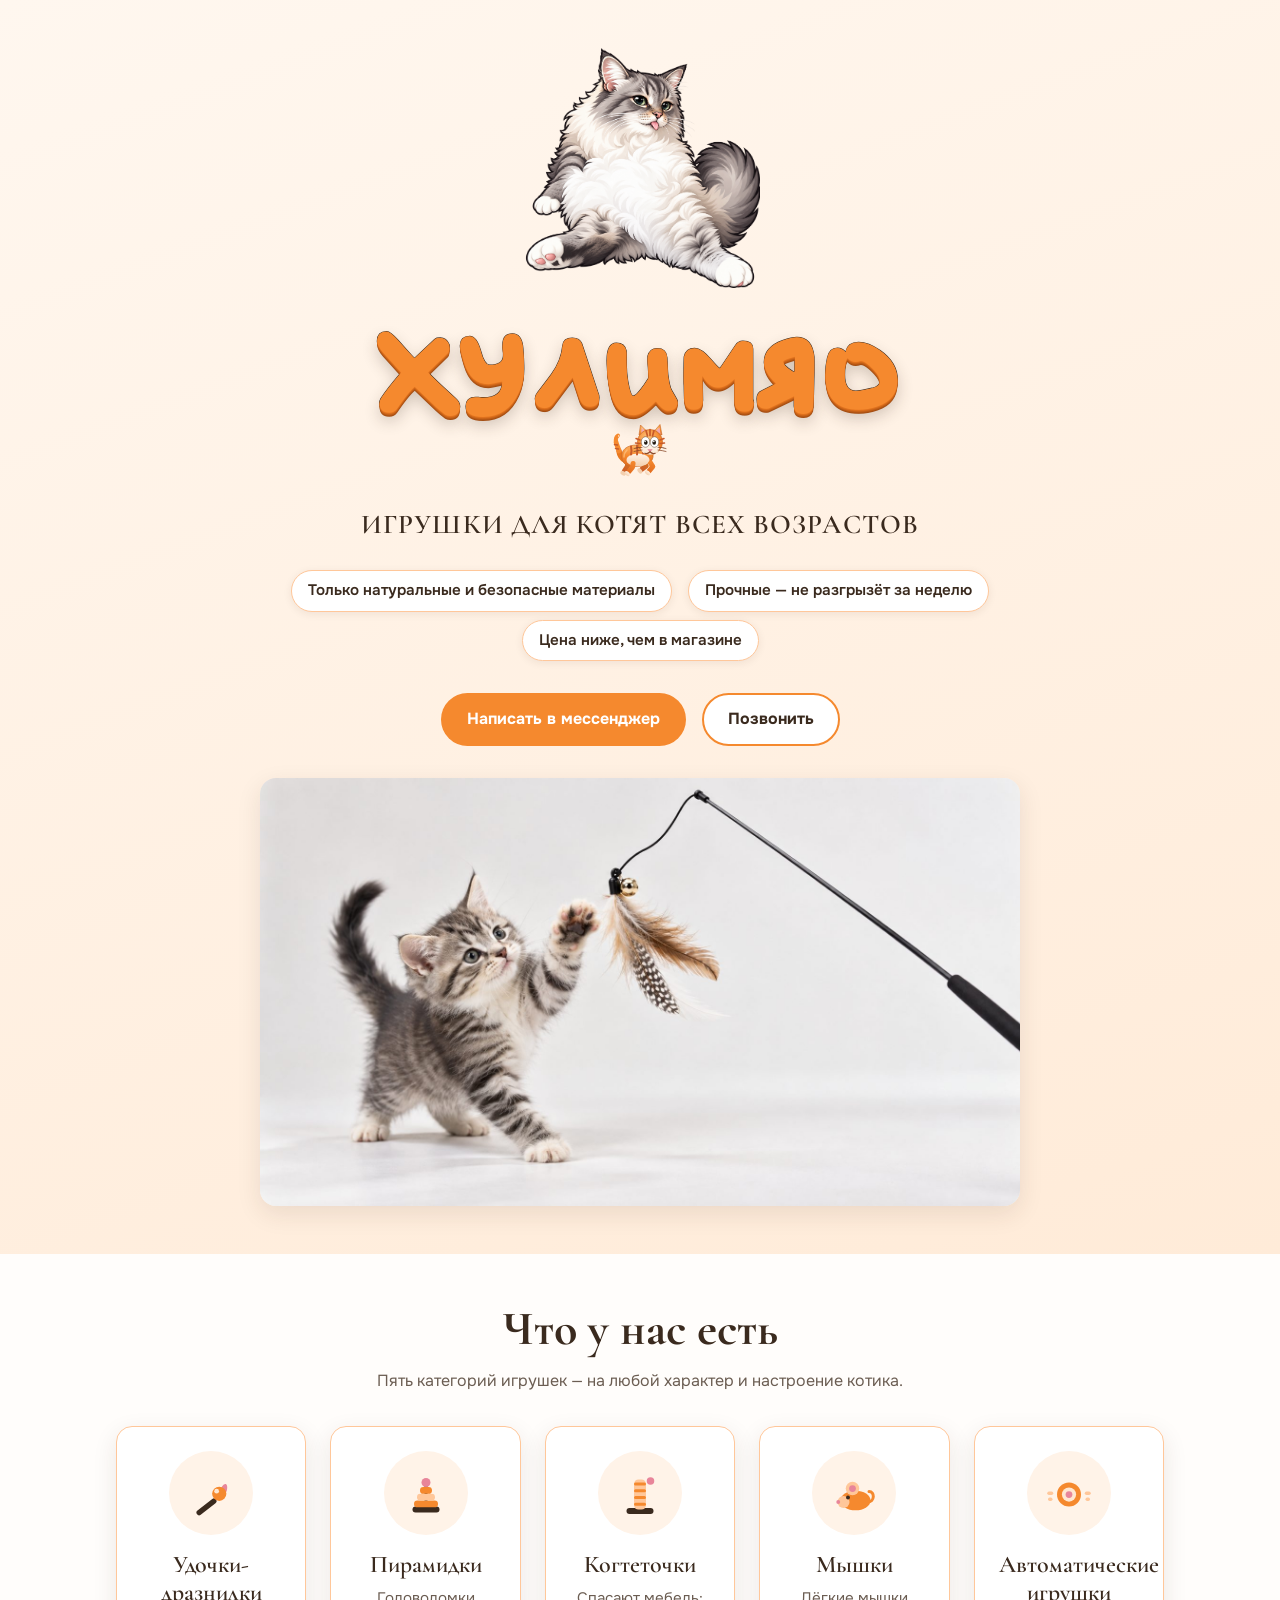
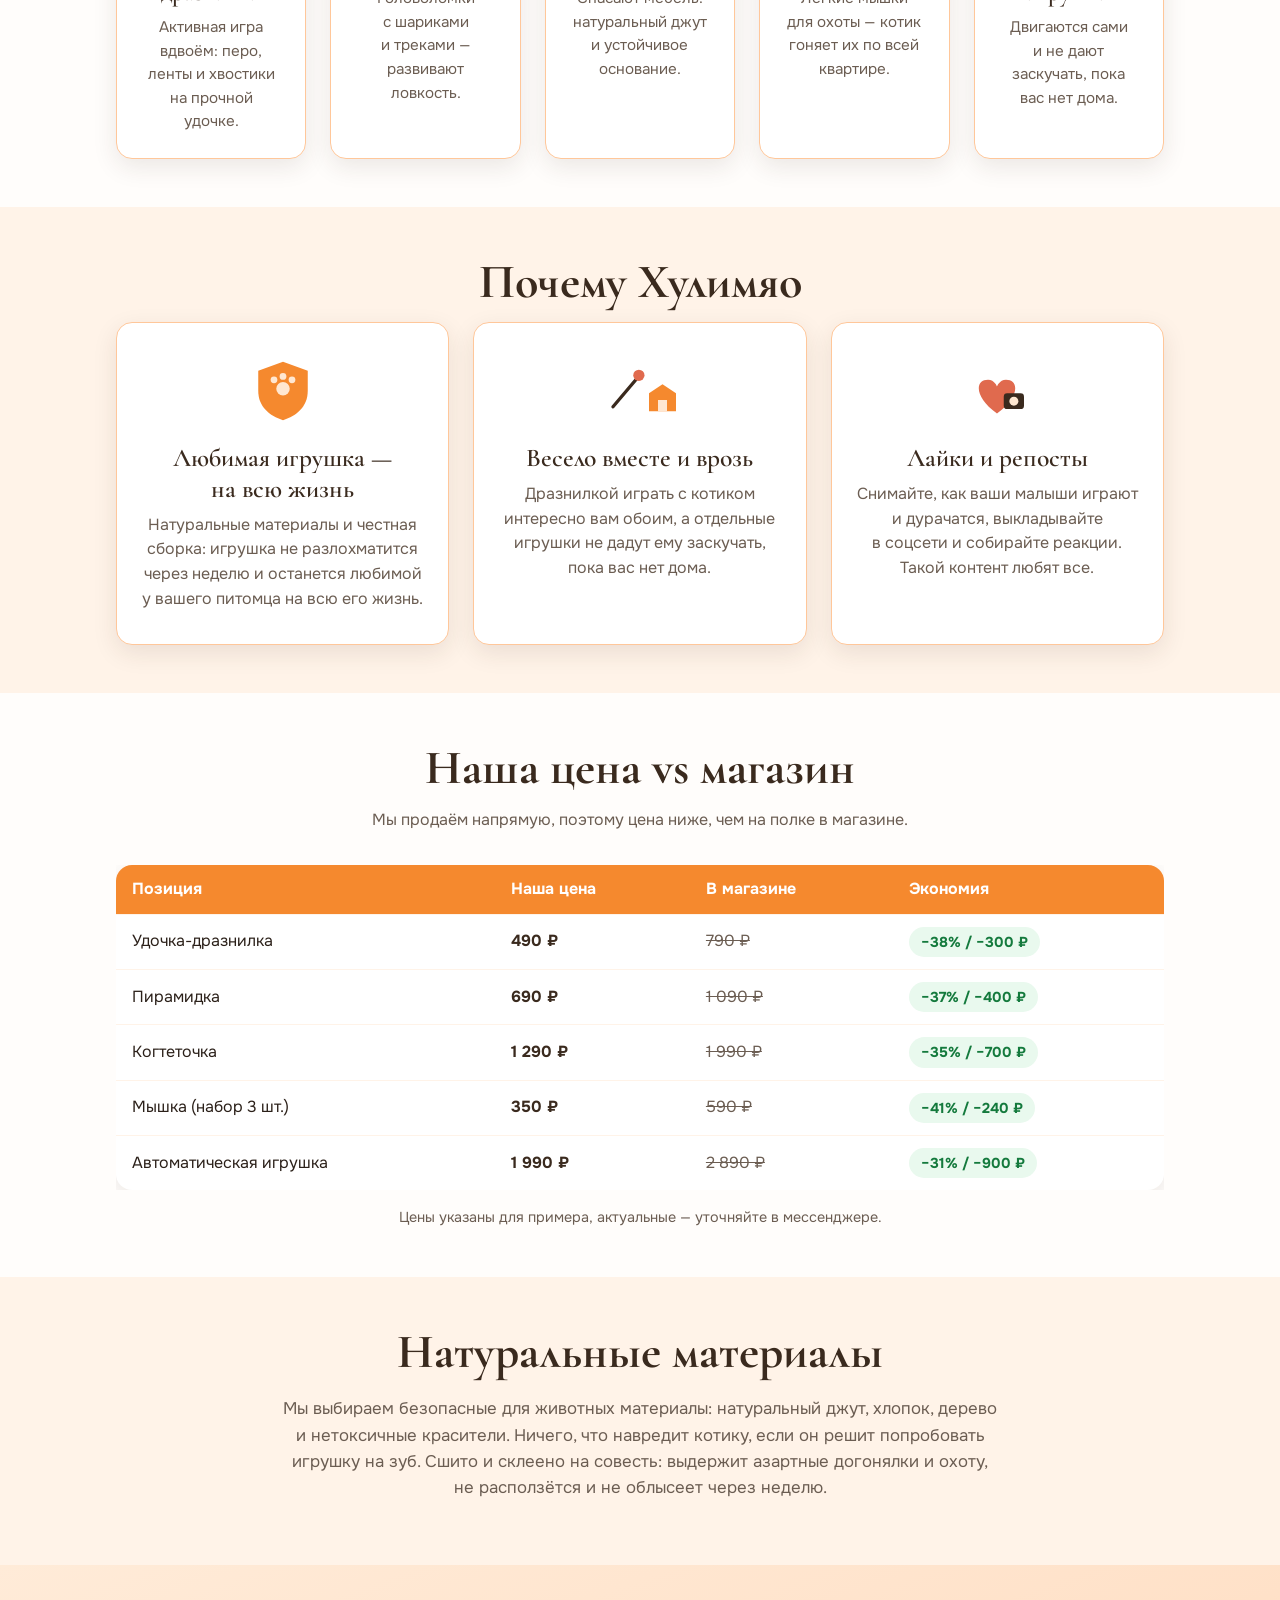
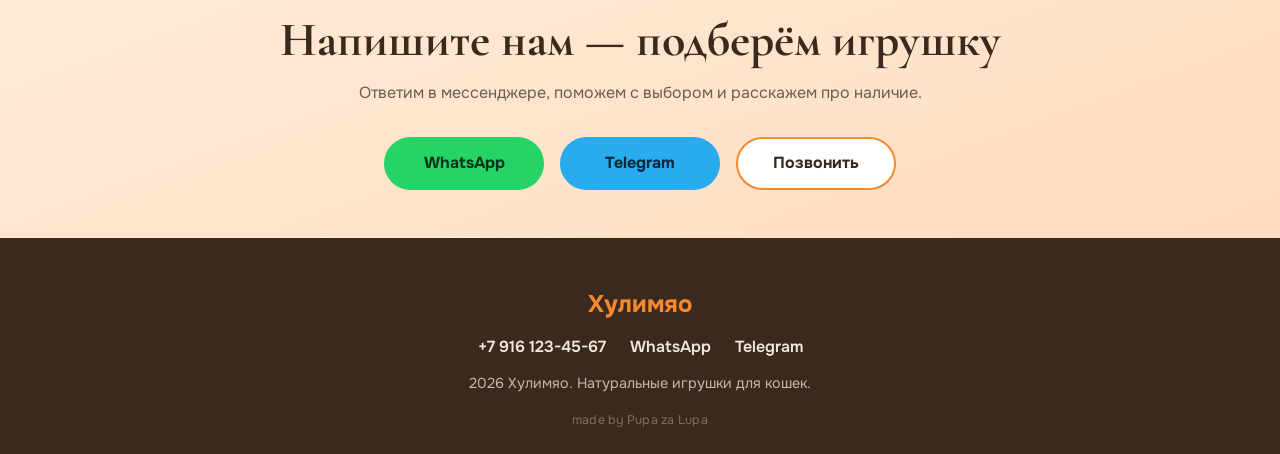
<file: landing/index.html>
<!DOCTYPE html>
<html lang="ru">
<head>
  <meta charset="UTF-8">
  <meta name="viewport" content="width=device-width, initial-scale=1.0">
  <title>Хулимяо — натуральные игрушки для кошек</title>
  <meta name="description" content="Хулимяо — игрушки для кошек из натуральных материалов: прочные, безопасные и дешевле, чем в магазине.">
  <link rel="preconnect" href="https://fonts.googleapis.com">
  <link rel="preconnect" href="https://fonts.gstatic.com" crossorigin>
  <!-- Google Fonts с обязательным фолбэком в CSS. Если не загрузятся — вёрстка не ломается.
       Onest — основной текст сайта: 300/400/600/700 (база 400, акценты 600/700).
       Cormorant Garamond — заголовки (тонкий изящный сериф): 500/600/700.
       Оба сабсета включают кириллицу. Фолбэк заголовков (Playfair Display /
       Georgia) задан в styles.css и тоже кириллический.
       Шрифт логотипа (Overdoze Sans) самохостится через @font-face в styles.css. -->
  <link href="https://fonts.googleapis.com/css2?family=Cormorant+Garamond:wght@500;600;700&family=Onest:wght@300;400;600;700&display=swap" rel="stylesheet">
  <link rel="stylesheet" href="styles.css">
</head>
<body>

  <!-- ==================== HEADER / HERO ==================== -->
  <header class="hero" id="top">
    <div class="container">

      <!-- Логотип: знак-кот (SVG) над названием, по центру, вверху.
           Серо-белый пушистый длинношёрстный кот по мотивам фото:
           зелёные глаза, розовый нос, язычок, пушистый хвост. -->
      <a class="logo" href="#top" aria-label="Хулимяо, на главную">
        <img class="logo-mark" src="assets/logo.png"
             alt="Хулимяо — пушистый кот" width="240" height="240">
        <!-- Визуально капсом делает text-transform в CSS; в DOM — обычный
             регистр, чтобы скринридеры читали слово, а не по буквам. -->
        <h1 class="logo-word">Хулимяо</h1>
      </a>

      <p class="hero__lead">Игрушки для&nbsp;котят всех возрастов</p>

      <ul class="hero__usp" aria-label="Наши преимущества">
        <li>Только натуральные и&nbsp;безопасные материалы</li>
        <li>Прочные&nbsp;— не&nbsp;разгрызёт за&nbsp;неделю</li>
        <li>Цена ниже, чем в&nbsp;магазине</li>
      </ul>

      <div class="cta-row">
        <!-- Базовый href — рабочий фолбэк; JS добавит префилл-текст из CONTACTS. -->
        <a class="btn btn--primary" data-contact="whatsapp"
           href="https://wa.me/79161234567"
           target="_blank" rel="noopener noreferrer">Написать в&nbsp;мессенджер</a>
        <a class="btn btn--ghost" data-contact="phone" href="tel:+79161234567">Позвонить</a>
      </div>

      <!-- Фотогалерея игрушек. Нейтральный фон-заглушка (в styles.css) держит
           вид, пока фото не загрузились. Порядок показа 1→2→3→4.
           Пути к фото живут только здесь (в src); JS берёт слайды из DOM.
           Первый слайд (above-the-fold, LCP) грузим eager, остальные lazy. -->
      <div class="hero__gallery" role="group" aria-label="Фотогалерея игрушек Хулимяо">
        <img class="slide slide--active" src="assets/photos/photo-1.jpg"
             alt="Игрушка Хулимяо — фото 1" loading="eager" decoding="async">
        <img class="slide" src="assets/photos/photo-2.jpg"
             alt="Игрушка Хулимяо — фото 2" loading="lazy" decoding="async">
        <img class="slide" src="assets/photos/photo-3.jpg"
             alt="Игрушка Хулимяо — фото 3" loading="lazy" decoding="async">
        <img class="slide" src="assets/photos/photo-4.jpg"
             alt="Игрушка Хулимяо — фото 4" loading="lazy" decoding="async">
      </div>

    </div>
  </header>

  <main>

    <!-- ==================== КАТЕГОРИИ ==================== -->
    <section id="categories" class="section">
      <div class="container">
        <h2 class="section__title">Что у&nbsp;нас есть</h2>
        <p class="section__lead">Пять категорий игрушек&nbsp;— на&nbsp;любой характер и&nbsp;настроение котика.</p>

        <div class="cards">
          <article class="card">
            <div class="card__media" role="img" aria-label="Удочки-дразнилки (плейсхолдер)">
              <svg viewBox="0 0 64 64" aria-hidden="true" focusable="false">
                <!-- рукоять-удочка -->
                <rect x="10" y="47" width="32" height="7" rx="3.5" fill="#3A2A1E" transform="rotate(-38 26 50.5)"/>
                <!-- пёрышко -->
                <path d="M43 32 C47 17 56 16 53 29 C51 35 46 35 43 32 Z" fill="#E8859A"/>
                <!-- пушистый помпон -->
                <circle cx="43" cy="33" r="9.5" fill="#F5892E"/>
                <circle cx="39.5" cy="29.5" r="3.2" fill="#FFE7D1"/>
              </svg>
            </div>
            <h3 class="card__title">Удочки-дразнилки</h3>
            <p class="card__text">Активная игра вдвоём: перо, ленты и&nbsp;хвостики на&nbsp;прочной удочке.</p>
          </article>

          <article class="card">
            <div class="card__media" role="img" aria-label="Пирамидки (плейсхолдер)">
              <svg viewBox="0 0 64 64" aria-hidden="true" focusable="false">
                <!-- основание и штырёк -->
                <rect x="14" y="50" width="36" height="8" rx="4" fill="#3A2A1E"/>
                <rect x="30" y="16" width="4" height="36" rx="2" fill="#3A2A1E"/>
                <!-- кольца снизу вверх -->
                <rect x="16" y="42" width="32" height="9" rx="4.5" fill="#F5892E"/>
                <rect x="20" y="33" width="24" height="9" rx="4.5" fill="#FFC79A"/>
                <rect x="24" y="24" width="16" height="9" rx="4.5" fill="#F5892E"/>
                <!-- шарик-макушка -->
                <circle cx="32" cy="18" r="6" fill="#E8859A"/>
              </svg>
            </div>
            <h3 class="card__title">Пирамидки</h3>
            <p class="card__text">Головоломки с&nbsp;шариками и&nbsp;треками&nbsp;— развивают ловкость.</p>
          </article>

          <article class="card">
            <div class="card__media" role="img" aria-label="Когтеточки (плейсхолдер)">
              <svg viewBox="0 0 64 64" aria-hidden="true" focusable="false">
                <!-- основание -->
                <rect x="14" y="52" width="36" height="8" rx="4" fill="#3A2A1E"/>
                <!-- столбик -->
                <rect x="24" y="14" width="16" height="40" rx="6" fill="#FFC79A"/>
                <!-- обмотка джутом -->
                <rect x="24" y="18" width="16" height="4" rx="2" fill="#F5892E"/>
                <rect x="24" y="27" width="16" height="4" rx="2" fill="#F5892E"/>
                <rect x="24" y="36" width="16" height="4" rx="2" fill="#F5892E"/>
                <rect x="24" y="45" width="16" height="4" rx="2" fill="#F5892E"/>
                <!-- игрушка-шарик сверху -->
                <circle cx="46" cy="16" r="5" fill="#E8859A"/>
              </svg>
            </div>
            <h3 class="card__title">Когтеточки</h3>
            <p class="card__text">Спасают мебель: натуральный джут и&nbsp;устойчивое основание.</p>
          </article>

          <article class="card">
            <div class="card__media" role="img" aria-label="Мышки (плейсхолдер)">
              <svg viewBox="0 0 64 64" aria-hidden="true" focusable="false">
                <!-- хвост -->
                <path d="M50 44 C60 44 60 30 52 30" fill="none" stroke="#F5892E" stroke-width="4" stroke-linecap="round"/>
                <!-- тельце -->
                <ellipse cx="34" cy="42" rx="20" ry="13" fill="#F5892E"/>
                <!-- мордочка -->
                <circle cx="18" cy="44" r="8" fill="#FFC79A"/>
                <!-- ушко -->
                <circle cx="30" cy="26" r="9" fill="#FFC79A"/>
                <circle cx="30" cy="26" r="4.5" fill="#E8859A"/>
                <!-- глаз и нос -->
                <circle cx="24" cy="38" r="2.6" fill="#3A2A1E"/>
                <circle cx="11" cy="44" r="2.6" fill="#E8859A"/>
              </svg>
            </div>
            <h3 class="card__title">Мышки</h3>
            <p class="card__text">Лёгкие мышки для&nbsp;охоты&nbsp;— котик гоняет их&nbsp;по&nbsp;всей квартире.</p>
          </article>

          <article class="card">
            <div class="card__media" role="img" aria-label="Автоматические игрушки (плейсхолдер)">
              <svg viewBox="0 0 64 64" aria-hidden="true" focusable="false">
                <!-- линии движения слева и справа — диск в центре -->
                <rect x="3" y="30" width="8" height="4.5" rx="2.25" fill="#FFC79A"/>
                <rect x="4" y="38" width="6" height="4.5" rx="2.25" fill="#FFC79A"/>
                <rect x="53" y="30" width="8" height="4.5" rx="2.25" fill="#FFC79A"/>
                <rect x="54" y="38" width="6" height="4.5" rx="2.25" fill="#FFC79A"/>
                <!-- самокатный диск с кнопкой -->
                <circle cx="32" cy="34" r="16" fill="#F5892E"/>
                <circle cx="32" cy="34" r="9.5" fill="#FFE7D1"/>
                <circle cx="32" cy="34" r="4.5" fill="#E8859A"/>
              </svg>
            </div>
            <h3 class="card__title">Автоматические игрушки</h3>
            <p class="card__text">Двигаются сами и&nbsp;не&nbsp;дают заскучать, пока вас нет дома.</p>
          </article>
        </div>
      </div>
    </section>

    <!-- ==================== ПОЧЕМУ ХУЛИМЯО (УТП) ==================== -->
    <section id="usp" class="section section--tint">
      <div class="container">
        <h2 class="section__title">Почему Хулимяо</h2>

        <div class="why-cards">
          <article class="why-card">
            <div class="why-card__icon" role="img" aria-label="Щит с лапкой (плейсхолдер)">
              <svg viewBox="0 0 64 64" aria-hidden="true" focusable="false">
                <path d="M32 6 L54 14 V32 C54 46 44 54 32 58 C20 54 10 46 10 32 V14 Z" fill="#F5892E"/>
                <circle cx="32" cy="30" r="6" fill="#FFE7D1"/>
                <circle cx="24" cy="22" r="3" fill="#FFE7D1"/>
                <circle cx="32" cy="19" r="3" fill="#FFE7D1"/>
                <circle cx="40" cy="22" r="3" fill="#FFE7D1"/>
              </svg>
            </div>
            <h3 class="why-card__title">Любимая игрушка&nbsp;— на&nbsp;всю жизнь</h3>
            <p class="why-card__text">Натуральные материалы и&nbsp;честная сборка: игрушка не&nbsp;разлохматится через неделю и&nbsp;останется любимой у&nbsp;вашего питомца на&nbsp;всю его жизнь.</p>
          </article>

          <article class="why-card">
            <div class="why-card__icon" role="img" aria-label="Удочка и домик (плейсхолдер)">
              <svg viewBox="0 0 64 64" aria-hidden="true" focusable="false">
                <line x1="8" y1="46" x2="30" y2="20" stroke="#3A2A1E" stroke-width="3" stroke-linecap="round"/>
                <circle cx="31" cy="18" r="5" fill="#E06A4E"/>
                <path d="M40 50 V34 L52 26 L64 34 V50 Z" fill="#F5892E"/>
                <rect x="48" y="40" width="8" height="10" fill="#FFE7D1"/>
              </svg>
            </div>
            <h3 class="why-card__title">Весело вместе и&nbsp;врозь</h3>
            <p class="why-card__text">Дразнилкой играть с&nbsp;котиком интересно вам обоим, а&nbsp;отдельные игрушки не&nbsp;дадут ему заскучать, пока вас нет дома.</p>
          </article>

          <article class="why-card">
            <div class="why-card__icon" role="img" aria-label="Сердечко и камера (плейсхолдер)">
              <svg viewBox="0 0 64 64" aria-hidden="true" focusable="false">
                <path d="M32 52 C12 38 12 22 24 22 C30 22 32 28 32 28 C32 28 34 22 40 22 C52 22 52 38 32 52 Z" fill="#E06A4E"/>
                <rect x="38" y="34" width="18" height="14" rx="3" fill="#3A2A1E"/>
                <circle cx="47" cy="41" r="4" fill="#FFE7D1"/>
              </svg>
            </div>
            <h3 class="why-card__title">Лайки и&nbsp;репосты</h3>
            <p class="why-card__text">Снимайте, как ваши малыши играют и&nbsp;дурачатся, выкладывайте в&nbsp;соцсети и&nbsp;собирайте реакции. Такой контент любят все.</p>
          </article>
        </div>
      </div>
    </section>

    <!-- ==================== СРАВНЕНИЕ ЦЕН ==================== -->
    <section id="prices" class="section">
      <div class="container">
        <h2 class="section__title">Наша цена vs&nbsp;магазин</h2>
        <p class="section__lead">Мы&nbsp;продаём напрямую, поэтому цена ниже, чем на&nbsp;полке в&nbsp;магазине.</p>

        <div class="price-wrap">
          <table class="price-table" id="price-table">
            <thead>
              <tr>
                <th scope="col">Позиция</th>
                <th scope="col">Наша цена</th>
                <th scope="col">В&nbsp;магазине</th>
                <th scope="col">Экономия</th>
              </tr>
            </thead>
            <tbody id="price-body">
              <!-- Строки наполняет JS из массива PRICES -->
            </tbody>
          </table>
        </div>

        <!-- Приписку легко убрать одной строкой, когда цены подтвердят. TODO: подтвердить цены -->
        <p class="price-note" id="price-note">Цены указаны для&nbsp;примера, актуальные&nbsp;— уточняйте в&nbsp;мессенджере.</p>
      </div>
    </section>

    <!-- ==================== ДОВЕРИЕ / МАТЕРИАЛЫ ==================== -->
    <section id="about" class="section section--tint">
      <div class="container about">
        <h2 class="section__title">Натуральные материалы</h2>
        <p class="about__text">Мы&nbsp;выбираем безопасные для&nbsp;животных материалы: натуральный джут, хлопок, дерево и&nbsp;нетоксичные красители. Ничего, что&nbsp;навредит котику, если он&nbsp;решит попробовать игрушку на&nbsp;зуб. Сшито и&nbsp;склеено на&nbsp;совесть: выдержит азартные догонялки и&nbsp;охоту, не&nbsp;расползётся и&nbsp;не&nbsp;облысеет через неделю.</p>
      </div>
    </section>

    <!-- ==================== КОНТАКТЫ / ФИНАЛЬНЫЙ CTA ==================== -->
    <section id="contacts" class="section section--cta">
      <div class="container">
        <h2 class="section__title">Напишите нам&nbsp;— подберём игрушку</h2>
        <p class="section__lead">Ответим в&nbsp;мессенджере, поможем с&nbsp;выбором и&nbsp;расскажем про&nbsp;наличие.</p>

        <div class="cta-row cta-row--big">
          <a class="btn btn--wa" data-contact="whatsapp"
             href="https://wa.me/79161234567"
             target="_blank" rel="noopener noreferrer">WhatsApp</a>
          <a class="btn btn--tg" data-contact="telegram"
             href="https://t.me/hulimyao" target="_blank" rel="noopener noreferrer">Telegram</a>
          <a class="btn btn--ghost" data-contact="phone" href="tel:+79161234567">Позвонить</a>
        </div>
      </div>
    </section>

  </main>

  <!-- ==================== ФУТЕР ==================== -->
  <footer class="footer">
    <div class="container">
      <p class="footer__brand">Хулимяо</p>
      <p class="footer__contacts">
        <a data-contact="phone" href="tel:+79161234567">+7&nbsp;916&nbsp;123-45-67</a>
        <a data-contact="whatsapp" href="https://wa.me/79161234567" target="_blank" rel="noopener noreferrer">WhatsApp</a>
        <a data-contact="telegram" href="https://t.me/hulimyao" target="_blank" rel="noopener noreferrer">Telegram</a>
      </p>
      <p class="footer__copy"><span id="footer-year">2026</span> Хулимяо. Натуральные игрушки для&nbsp;кошек.</p>
      <p class="footer__sign">made by Pupa za Lupa</p>
    </div>
  </footer>

  <!-- Мобильная липкая кнопка мессенджера (только на touch/узких экранах через CSS) -->
  <a class="fab" data-contact="whatsapp"
     href="https://wa.me/79161234567"
     target="_blank" rel="noopener noreferrer" aria-label="Написать в WhatsApp">
    <svg viewBox="0 0 24 24" aria-hidden="true" focusable="false" width="26" height="26">
      <path fill="currentColor" d="M12 2a10 10 0 0 0-8.6 15l-1.3 4.8 4.9-1.3A10 10 0 1 0 12 2Zm0 18a8 8 0 0 1-4.1-1.1l-.3-.2-2.9.8.8-2.8-.2-.3A8 8 0 1 1 12 20Zm4.4-5.9c-.2-.1-1.4-.7-1.6-.8-.2-.1-.4-.1-.5.1l-.7.9c-.1.2-.3.2-.5.1a6.5 6.5 0 0 1-3.2-2.8c-.2-.4.2-.4.6-1.2.1-.1 0-.3 0-.4l-.7-1.7c-.2-.5-.4-.4-.5-.4h-.5c-.2 0-.4.1-.7.3-.9.9-.9 2.2-.9 2.3.1 1.5 1.1 2.9 2.5 4a9 9 0 0 0 3.6 1.6c1.7.3 2.2 0 2.6-.2.4-.2 1.1-.9 1.2-1.3.1-.4.1-.7 0-.8l-.5-.3Z"/>
    </svg>
  </a>

  <!-- ==================== СЛОЙ КУРСОРА-ФИШКИ (декоративный) ==================== -->
  <div id="laser-dot" aria-hidden="true"></div>
  <div id="cat" aria-hidden="true">
    <!-- Риггованный котёнок: части — отдельные группы с собственными
         transform-origin (заданы в styles.css). Позу/движение частей задают
         @keyframes по классам состояния; флип — на .cat-svg, чтобы не
         конфликтовать с внутренними анимациями на .cat-rig. Котёнок по
         умолчанию смотрит вправо. -->
    <svg class="cat-svg" viewBox="0 0 120 120" width="60" height="60" aria-hidden="true" focusable="false">
      <defs>
        <!-- Мягкие тоновые градиенты: база + тень (+ блик) на каждую зону,
             чтобы формы читались объёмными, а не плоскими примитивами. -->
        <linearGradient id="catFurBody" x1="0" y1="0" x2="0" y2="1">
          <stop offset="0" stop-color="#FFB463"/>
          <stop offset=".5" stop-color="#F5892E"/>
          <stop offset="1" stop-color="#E06A1E"/>
        </linearGradient>
        <radialGradient id="catFurHead" cx=".4" cy=".34" r=".85">
          <stop offset="0" stop-color="#FFC682"/>
          <stop offset=".55" stop-color="#F5892E"/>
          <stop offset="1" stop-color="#E06A1E"/>
        </radialGradient>
        <linearGradient id="catCream" x1="0" y1="0" x2="0" y2="1">
          <stop offset="0" stop-color="#FFF3E6"/>
          <stop offset="1" stop-color="#F3CFAE"/>
        </linearGradient>
        <!-- Мордочка-«снаут»: почти плоский тон (низкий контраст), чтобы лицо
             читалось фронтально-плоско, без выраженного 3D-рыла. -->
        <linearGradient id="catSnout" x1="0" y1="0" x2="0" y2="1">
          <stop offset="0" stop-color="#FFF6EC"/>
          <stop offset="1" stop-color="#FBE6D2"/>
        </linearGradient>
        <!-- Лапы: градиент в координатах viewBox (userSpaceOnUse) на всю длину
             ноги, чтобы бедро и голень тонировались единой заливкой без шва
             на колене (objectBoundingBox рестартовал бы градиент на каждом
             сегменте). Меняется только по Y — X-позиция ноги роли не играет. -->
        <linearGradient id="catLegNear" gradientUnits="userSpaceOnUse" x1="0" y1="82" x2="0" y2="111">
          <stop offset="0" stop-color="#F5892E"/>
          <stop offset="1" stop-color="#E06A1E"/>
        </linearGradient>
        <linearGradient id="catLegFar" gradientUnits="userSpaceOnUse" x1="0" y1="80" x2="0" y2="109">
          <stop offset="0" stop-color="#D9741F"/>
          <stop offset="1" stop-color="#C85A2A"/>
        </linearGradient>
      </defs>

      <g class="cat-rig">
        <!-- ХВОСТ (за телом): 3 вложенных сегмента для хлыста с запаздыванием.
             Каждый сегмент начинается в стыке предыдущего → при вращении
             остаётся сцеплённым; вложенность даёт волну follow-through. -->
        <g class="cat-tail">
          <path d="M30 80 C24 77 19 69 18 62" fill="none" stroke="#E8781F"
                stroke-width="11" stroke-linecap="round"/>
          <g class="cat-tail2">
            <path d="M18 62 C17 56 13 50 12 44" fill="none" stroke="#F5892E"
                  stroke-width="9.5" stroke-linecap="round"/>
            <path d="M17 58 l-6 -1 M15 50 l-6 -1" stroke="#C85A2A"
                  stroke-width="3" stroke-linecap="round"/>
            <g class="cat-tail3">
              <path d="M12 44 C11 39 12 34 16 31" fill="none" stroke="#F5892E"
                    stroke-width="8" stroke-linecap="round"/>
              <path d="M16 31 C19 29 20 32 17 34" fill="#FFF3E6"/>
            </g>
          </g>
        </g>

        <!-- ДАЛЬНИЕ ЛАПЫ (за телом): темнее, каждая — бедро + вложенная голень. -->
        <g class="cat-leg cat-leg--br">
          <rect x="31" y="80" width="10" height="16" rx="5" fill="url(#catLegFar)"/>
          <g class="cat-shin">
            <rect x="31" y="88" width="10" height="21" rx="5" fill="url(#catLegFar)"/>
            <ellipse cx="36" cy="109" rx="6" ry="4" fill="#F3CFAE"/>
          </g>
        </g>
        <g class="cat-leg cat-leg--fr">
          <rect x="62" y="80" width="10" height="16" rx="5" fill="url(#catLegFar)"/>
          <g class="cat-shin">
            <rect x="62" y="88" width="10" height="21" rx="5" fill="url(#catLegFar)"/>
            <ellipse cx="67" cy="109" rx="6" ry="4" fill="#F3CFAE"/>
          </g>
        </g>

        <!-- ТЕЛО: плотный корпус (градиент), кремовый живот, полоски, блик. -->
        <g class="cat-body">
          <path d="M24 78 C20 60 34 50 54 50 C76 50 88 60 86 74
                   C84 87 70 93 52 93 C36 93 27 90 24 78 Z"
                fill="url(#catFurBody)" stroke="#C86A28" stroke-width="1.4"/>
          <ellipse cx="56" cy="80" rx="23" ry="13" fill="url(#catCream)"/>
          <path d="M42 53 q2 9 0 16 M54 51 q2 10 0 18 M66 52 q2 9 0 15"
                stroke="#C85A2A" stroke-width="4" fill="none" stroke-linecap="round"/>
          <path d="M34 60 q-6 6 -6 14" stroke="#FFC98A" stroke-width="3"
                fill="none" stroke-linecap="round" opacity=".6"/>
        </g>

        <!-- БЛИЖНИЕ ЛАПЫ (перед телом): базовый тон, бедро + голень. -->
        <g class="cat-leg cat-leg--bl">
          <rect x="42" y="82" width="10" height="16" rx="5" fill="url(#catLegNear)"/>
          <g class="cat-shin">
            <rect x="42" y="90" width="10" height="21" rx="5" fill="url(#catLegNear)"/>
            <ellipse cx="47" cy="111" rx="6" ry="4" fill="url(#catCream)"/>
          </g>
        </g>
        <g class="cat-leg cat-leg--fl">
          <rect x="74" y="82" width="10" height="16" rx="5" fill="url(#catLegNear)"/>
          <g class="cat-shin">
            <rect x="74" y="90" width="10" height="21" rx="5" fill="url(#catLegNear)"/>
            <ellipse cx="79" cy="111" rx="6" ry="4" fill="url(#catCream)"/>
          </g>
        </g>

        <!-- ГОЛОВА: уши×2, череп, плоская мордочка, мультяшные глаза, нос, усы. -->
        <g class="cat-head">
          <!-- уши — отдельные группы (independent jiggle) -->
          <g class="cat-ear cat-ear--l">
            <path d="M58 30 L61 10 L76 25 Z" fill="url(#catFurHead)"
                  stroke="#C86A28" stroke-width="1.2"/>
            <path d="M62 27 L64 16 L72 24 Z" fill="#F0A9B6"/>
          </g>
          <g class="cat-ear cat-ear--r">
            <path d="M86 25 L100 9 L104 30 Z" fill="url(#catFurHead)"
                  stroke="#C86A28" stroke-width="1.2"/>
            <path d="M90 24 L99 15 L101 28 Z" fill="#F0A9B6"/>
          </g>
          <!-- череп -->
          <circle cx="80" cy="44" r="25" fill="url(#catFurHead)"
                  stroke="#C86A28" stroke-width="1.4"/>
          <!-- «M»-полоски табби на лбу -->
          <path d="M72 21 l3 11 M80 19 l0 12 M88 21 l-3 11"
                stroke="#C85A2A" stroke-width="3.4" fill="none" stroke-linecap="round"/>
          <!-- полоски у щёк -->
          <path d="M60 40 l-8 -3 M60 47 l-9 -1" stroke="#C85A2A"
                stroke-width="3" fill="none" stroke-linecap="round"/>
          <path d="M100 40 l8 -3 M100 47 l9 -1" stroke="#C85A2A"
                stroke-width="3" fill="none" stroke-linecap="round"/>
          <!-- плоская кремовая мордочка (лёгкий тон, без выраженного объёма) -->
          <ellipse cx="80" cy="57" rx="18.5" ry="12.5" fill="url(#catSnout)"/>
          <!-- глаза «кота Тома»: крупный белый глаз-яблоко с тонким тёмным
               контуром + средний чёрный зрачок + белый блик; вся группа
               .cat-eye моргает вместе (белок+зрачок+блик) -->
          <g class="cat-eye cat-eye--l">
            <ellipse cx="71" cy="44" rx="8.6" ry="10.6" fill="#FFFFFF"
                     stroke="#4A3120" stroke-width=".9"/>
            <ellipse cx="71.6" cy="45" rx="3.6" ry="4.6" fill="#20180F"/>
            <circle cx="70.2" cy="42.8" r="1.5" fill="#FFFFFF"/>
          </g>
          <g class="cat-eye cat-eye--r">
            <ellipse cx="89" cy="44" rx="8.6" ry="10.6" fill="#FFFFFF"
                     stroke="#4A3120" stroke-width=".9"/>
            <ellipse cx="88.4" cy="45" rx="3.6" ry="4.6" fill="#20180F"/>
            <circle cx="87.6" cy="42.8" r="1.5" fill="#FFFFFF"/>
          </g>
          <!-- нос — компактный, плоско посаженный -->
          <path d="M75.5 59 L84.5 59 L80 63.5 Z" fill="#E8859A"
                stroke="#DB6E86" stroke-width=".7"/>
          <!-- улыбающийся рот -->
          <path d="M80 63.5 q-5 5 -10 3 M80 63.5 q5 5 10 3"
                stroke="#8A4A2A" stroke-width="2.6" fill="none" stroke-linecap="round"/>
          <!-- усы -->
          <g stroke="#8A4A2A" stroke-width="1.8" stroke-linecap="round" opacity=".85">
            <path d="M64 55 q-9 -1 -16 2"/>
            <path d="M64 60 q-9 1 -16 3"/>
            <path d="M96 55 q9 -1 16 2"/>
            <path d="M96 60 q9 1 16 3"/>
          </g>
        </g>
      </g>
    </svg>
  </div>

  <script src="script.js"></script>
</body>
</html>
</file>
<file: landing/styles.css>
/* ============================================================
   Хулимяо — стили лендинга
   Вид, раскладка, адаптив и декларативные (@keyframes) анимации.
   Координаты курсора/котёнка и переключение состояний — в script.js.
   ============================================================ */

:root {
  /* --- Палитра: единый оранжево-кремовый бренд, один акцент (--brand) --- */
  --brand: #F5892E;        /* рыжий бренда — единственный акцент */
  --brand-dark: #3A2A1E;   /* тёмный текст / обводки */
  --brand-nose: #E06A4E;
  --cream: #FFE7D1;
  --cream-2: #FFC79A;
  /* Тёплый кремовый градиент-рамп для hero и финального CTA */
  --cream-hi: #FFF7EF;
  --cream-mid: #FFEBD8;
  --cream-lo: #FFDCC0;
  --bg: #FFFDFB;
  --bg-tint: #FFF3E8;
  --text: #2B2019;
  --muted: #6B5D52;
  --white: #ffffff;

  /* --- Семантика: бейдж экономии + фирменные цвета мессенджеров --- */
  --success-bg: #E9F9EE;
  --success-ink: #147A3D;
  --wa: #25D366;
  --wa-ink: #06331B;
  --tg: #2AABEE;
  --tg-ink: #04283A;

  /* --- Цвета футера (на тёмном --brand-dark) --- */
  --footer-text: #F3E7DD;
  --footer-muted: #C8B6A8;
  --footer-faint: #7E6E62;

  /* --- Шкала радиусов --- */
  --radius-sm: 10px;
  --radius-md: 16px;   /* карточки, таблица, hero-визуал */
  --radius-pill: 999px;

  /* --- Мягкие тени (тёмная непрозрачность ≤0.12, ≤2 слоёв) --- */
  --shadow-sm: 0 2px 8px rgba(58, 42, 30, 0.08);
  --shadow-md: 0 8px 24px rgba(58, 42, 30, 0.10);
  --shadow-lg: 0 16px 40px rgba(58, 42, 30, 0.12);
  --shadow: var(--shadow-md);   /* совместимость со старыми ссылками */

  /* --- Шкала отступов 4/8/12/16/24/32/48 --- */
  --space-1: 4px;
  --space-2: 8px;
  --space-3: 12px;
  --space-4: 16px;
  --space-5: 24px;
  --space-6: 32px;
  --space-7: 48px;

  /* --- Переходы: конкретные свойства (без transition: all) --- */
  --transition-fast: 160ms ease-out;

  --max: 1080px;
  /* Основной текст — Onest (мягкий санс, полная кириллица). */
  --font: "Onest", -apple-system, "Segoe UI", Roboto, sans-serif;
  /* Заголовки — Cormorant Garamond (тонкий сериф). Фолбэк Playfair Display /
     Georgia тоже серифный и кириллический — при сбое загрузки заголовки
     остаются серифными и читаемыми по-русски. */
  --font-head: "Cormorant Garamond", "Playfair Display", Georgia, serif;
}

/* Логотип «Хулимяо» — самохостим Overdoze Sans (файл на месте:
   assets/fonts/overdozesans.otf). Кириллический фолбэк из .logo-word
   остаётся как страховка. */
@font-face {
  font-family: "Overdoze Sans";
  src: url("assets/fonts/overdozesans.otf") format("opentype");
  font-weight: 400 900;
  font-display: swap;
}

*, *::before, *::after { box-sizing: border-box; }

html { scroll-behavior: smooth; }

body {
  margin: 0;
  font-family: var(--font);
  font-weight: 400;              /* Onest Regular — база */
  color: var(--text);
  background: var(--bg);
  line-height: 1.55;
  -webkit-font-smoothing: antialiased;
}

/* Скрываем нативный курсор только когда фича активна (класс ставит JS). */
body.cursor-fx { cursor: none; }
/* Внутри активной фичи интерактив тоже без системного курсора (котёнок рисует сам). */
body.cursor-fx a,
body.cursor-fx button { cursor: none; }

img, svg { max-width: 100%; }

a { color: inherit; }

/* Видимый фокус с клавиатуры для всех ссылок; оранжевый читается и на кремовом,
   и на тёмном фоне. Кнопки и футер уточняют цвет обводки ниже. */
a:focus-visible {
  outline: 3px solid var(--brand);
  outline-offset: 3px;
  border-radius: var(--radius-sm);
}

.container {
  width: 100%;
  max-width: var(--max);
  margin: 0 auto;
  padding: 0 var(--space-4);
}

/* ---------- Типографика заголовков ---------- */
h1, h2, h3 { text-wrap: balance; }
p { text-wrap: pretty; }

.section { padding: var(--space-7) 0; }
.section--tint { background: var(--bg-tint); }
.section__title {
  font-family: var(--font-head);
  font-size: clamp(1.9rem, 4.5vw, 3rem);
  font-weight: 700;
  line-height: 1.15;
  letter-spacing: 0;
  text-align: center;
  margin: 0 0 var(--space-3);
  color: var(--brand-dark);
}
.section__lead {
  text-align: center;
  color: var(--muted);
  max-width: 640px;
  margin: 0 auto var(--space-6);
}

/* ============================================================
   HERO / HEADER
   ============================================================ */
.hero {
  background: linear-gradient(160deg, var(--cream-hi) 0%, var(--cream-mid) 100%);
  padding: var(--space-7) 0;
  text-align: center;
}

.logo {
  display: flex;
  flex-direction: column;
  align-items: center;
  text-decoration: none;
  gap: var(--space-2);
  margin-bottom: var(--space-4);
}
/* Знак-кот над названием — главный визуал бренда. Картинка квадратная
   (1254×1254), но кот лежит горизонтально — показываем по ширине, высота
   авто, чтобы не искажать пропорции. */
.logo-mark { display: block; width: clamp(160px, 40vw, 240px); height: auto; }

/* Логотип «ХУЛИМЯО» — чистый фирменный оранжевый + мягкая тень.
   Шрифт Overdoze Sans (самохостинг), крепкий кириллический фолбэк:
   Onest (веб-шрифт, есть 700) / Arial Black с весом 800 — без основного
   шрифта название остаётся жирным и читаемым по-русски. */
.logo-word {
  font-family: "Overdoze Sans", "Onest", "Arial Black", sans-serif;
  /* ~2× крупнее по десктопу (макс 13rem = 2× прежних 6.5rem; полный кап
     достигается к ~1387px, т.е. на 1440px «ХУЛИМЯО» уже 13rem). Узкие экраны
     не крупнее прежнего: на 320px min 3.2rem=51.2px < прежних 54.4px; на 360px
     15vw=54px ≈ прежний эффективный размер (54.4px), который не переполнял. */
  font-size: clamp(3.2rem, 15vw, 13rem);
  /* Страховка: «ХУЛИМЯО» — один неразрывный токен без line-height-переносов;
     overflow-wrap не даёт ему вызвать горизонтальный скролл даже при широком
     display-шрифте — в крайнем случае перенесётся, а не вылезет за край. */
  overflow-wrap: anywhere;
  font-weight: 800;
  text-transform: uppercase;
  letter-spacing: .01em;
  line-height: 1;
  margin: 0;
  /* Чистый оранжевый — без градиент-клипа. */
  color: var(--brand);
  /* Тонкая тёмная обводка ради читаемости на кремовом hero (1px, не «объём»). */
  -webkit-text-stroke: 1px var(--brand-dark);
  paint-order: stroke fill;
  /* Деликатный «пряничный» объём: короткая экструзия в тёмно-оранжевой
     гамме (не чёрной) + одна мягкая размытая опорная тень. */
  text-shadow:
    0 1px 0 #E0721E,
    0 2px 0 #CC6519,
    0 3px 0 #B85916,
    0 4px 0 #A44E13,
    0 8px 16px rgba(58, 42, 30, .24);
}

.hero__lead {
  font-family: var(--font-head);
  font-size: clamp(1.25rem, 2.8vw, 1.7rem);
  font-weight: 600;
  letter-spacing: .04em;
  color: var(--brand-dark);
  max-width: 720px;
  margin: 0 auto var(--space-5);
  text-transform: uppercase;
}

.hero__usp {
  list-style: none;
  padding: 0;
  margin: 0 auto var(--space-6);
  display: flex;
  flex-wrap: wrap;
  justify-content: center;
  gap: var(--space-2) var(--space-4);
  max-width: 760px;
}
.hero__usp li {
  background: var(--white);
  border: 1px solid var(--cream-2);
  border-radius: var(--radius-pill);
  padding: var(--space-2) var(--space-4);
  font-size: .95rem;
  font-weight: 600;
  color: var(--brand-dark);
  box-shadow: var(--shadow-sm);
}

/* Фотогалерея-слайдер под реальные фото (1672×941 ≈ 16:9). Чистовой вид:
   нейтральный фон-заглушка (--bg-tint) на время загрузки, скругление и мягкая
   тень как у остальных блоков, overflow:hidden. Плейсхолдерные пунктирная
   рамка и штрих-фон убраны — фото не должны выглядеть в «строительной» рамке.
   aspect-ratio 16/9 подобран под пропорции загруженных фото, чтобы object-fit:
   cover не срезал заметную часть кадра (прежнее 16/8 обрезало ~11% высоты). */
.hero__gallery {
  position: relative;
  overflow: hidden;
  margin: var(--space-6) auto 0;
  max-width: 760px;
  aspect-ratio: 16 / 9;
  border-radius: var(--radius-md);
  background: var(--bg-tint);
  box-shadow: var(--shadow-md);
}
/* Слайды наложены друг на друга и заполняют контейнер; object-fit: cover
   вписывает фото под контейнер без искажения пропорций.
   Горизонтальный слайд «справа налево»: по умолчанию слайд «припаркован»
   за правым краем (translateX(100%)); активный въезжает к центру; уходящий
   уезжает за левый край. overflow:hidden у .hero__gallery держит их в рамке. */
.hero__gallery .slide {
  position: absolute;
  inset: 0;
  width: 100%;
  height: 100%;
  object-fit: cover;
  opacity: 0;
  transform: translateX(100%);
  z-index: 1;
  transition: transform .8s cubic-bezier(.22, .61, .36, 1),
              opacity .8s cubic-bezier(.22, .61, .36, 1);
}
/* Активный слайд (JS ставит .slide--active) — в центре, поверх уходящего. */
.hero__gallery .slide--active {
  opacity: 1;
  transform: translateX(0);
  z-index: 2;
}
/* Уходящий слайд (JS ставит .slide--leaving) — уезжает за левый край, под
   активным. Обе крайние позиции имеют opacity:0, поэтому возврат уходящего
   в дефолт «справа» (снятие класса) происходит незаметно. */
.hero__gallery .slide--leaving {
  opacity: 0;
  transform: translateX(-100%);
  z-index: 1;
}
/* Мгновенный сброс без анимации (возврат к первому слайду по mouseleave):
   JS на миг вешает этот класс на галерею, выставляет состояния разом и
   снимает класс — так нет затяжной «неправильной» анимации и вспышки. */
.hero__gallery.gallery--no-anim .slide { transition: none; }

/* ============================================================
   КНОПКИ
   ============================================================ */
.cta-row {
  display: flex;
  flex-wrap: wrap;
  justify-content: center;
  gap: var(--space-4);
}
.cta-row--big { margin-top: var(--space-2); }

.btn {
  display: inline-flex;
  align-items: center;
  justify-content: center;
  min-height: 48px;
  padding: var(--space-3) var(--space-5);
  border-radius: var(--radius-pill);
  font-weight: 700;
  font-size: 1rem;
  text-decoration: none;
  border: 2px solid transparent;
  transition: transform var(--transition-fast),
              box-shadow var(--transition-fast),
              background-color var(--transition-fast);
}
.btn:hover { transform: translateY(-2px); box-shadow: var(--shadow-md); }
.btn:active { transform: translateY(0); box-shadow: var(--shadow-sm); }
.btn:focus-visible { outline: 3px solid var(--brand-dark); outline-offset: 2px; }

.btn--primary { background: var(--brand); color: var(--white); }
.btn--ghost {
  background: var(--white);
  color: var(--brand-dark);
  border-color: var(--brand);
}
.btn--wa { background: var(--wa); color: var(--wa-ink); }
.btn--tg { background: var(--tg); color: var(--tg-ink); }

.cta-row--big .btn { min-width: 160px; }

/* ============================================================
   КАРТОЧКИ КАТЕГОРИЙ
   ============================================================ */
.cards {
  display: grid;
  grid-template-columns: repeat(auto-fit, minmax(180px, 1fr));
  gap: var(--space-5);
}
.card {
  background: var(--white);
  border: 1px solid var(--cream-2);
  border-radius: var(--radius-md);
  padding: var(--space-5);
  text-align: center;
  box-shadow: var(--shadow-md);
}
.card__media {
  width: 84px;
  height: 84px;
  margin: 0 auto var(--space-4);
  border-radius: 50%;
  background: var(--bg-tint);
  display: flex;
  align-items: center;
  justify-content: center;
}
.card__media svg { width: 48px; height: 48px; }
.card__title { font-family: var(--font-head); font-weight: 600; margin: 0 0 var(--space-2); font-size: 1.5rem; line-height: 1.2; color: var(--brand-dark); }
.card__text { margin: 0; color: var(--muted); font-size: .95rem; }

/* ============================================================
   ПОЧЕМУ ХУЛИМЯО (3 блока)
   ============================================================ */
.why-cards {
  display: grid;
  grid-template-columns: repeat(3, 1fr);
  gap: var(--space-5);
}
.why-card {
  background: var(--white);
  border: 1px solid var(--cream-2);
  border-radius: var(--radius-md);
  padding: var(--space-6) var(--space-5);
  text-align: center;
  box-shadow: var(--shadow-md);
}
.why-card__icon {
  width: 72px;
  height: 72px;
  margin: 0 auto var(--space-4);
}
.why-card__title { font-family: var(--font-head); font-weight: 600; font-size: 1.6rem; line-height: 1.2; color: var(--brand-dark); margin: 0 0 var(--space-2); }
.why-card__text { margin: 0; color: var(--muted); }

/* ============================================================
   БЛОК ЦЕН
   ============================================================ */
.price-wrap { overflow-x: auto; }
.price-table {
  width: 100%;
  border-collapse: collapse;
  background: var(--white);
  border-radius: var(--radius-md);
  overflow: hidden;
  box-shadow: var(--shadow-md);
  min-width: 460px;
}
.price-table th,
.price-table td {
  padding: var(--space-3) var(--space-4);
  text-align: left;
  border-bottom: 1px solid var(--bg-tint);
}
.price-table thead th {
  background: var(--brand);
  color: var(--white);
  font-weight: 700;
}
.price-table tbody tr:last-child td { border-bottom: none; }
.price-table .col-ours { font-weight: 700; color: var(--brand-dark); }
.price-table .col-offline { color: var(--muted); text-decoration: line-through; }
.price-badge {
  display: inline-block;
  background: var(--success-bg);
  color: var(--success-ink);
  font-weight: 700;
  border-radius: var(--radius-pill);
  padding: var(--space-1) var(--space-3);
  font-size: .9rem;
  white-space: nowrap;
}
.price-note {
  text-align: center;
  color: var(--muted);
  font-size: .9rem;
  margin: var(--space-4) auto 0;
  max-width: 560px;
}

/* ============================================================
   ДОВЕРИЕ
   ============================================================ */
.about { max-width: 760px; text-align: center; }
.about__text { color: var(--muted); font-size: 1.05rem; }

/* ============================================================
   ФИНАЛЬНЫЙ CTA
   ============================================================ */
.section--cta {
  background: linear-gradient(160deg, var(--cream-mid) 0%, var(--cream-lo) 100%);
}

/* ============================================================
   ФУТЕР
   ============================================================ */
.footer {
  background: var(--brand-dark);
  color: var(--footer-text);
  padding: var(--space-7) 0 var(--space-5);
  text-align: center;
}
.footer__brand { font-size: 1.5rem; font-weight: 700; color: var(--brand); margin: 0 0 var(--space-3); }
.footer__contacts {
  display: flex;
  justify-content: center;
  flex-wrap: wrap;
  gap: var(--space-2) var(--space-5);
  margin: 0 0 var(--space-3);
}
.footer__contacts a {
  color: var(--footer-text);
  text-decoration: none;
  font-weight: 600;
  transition: color var(--transition-fast);
}
.footer__contacts a:hover { color: var(--brand); text-decoration: underline; }
.footer__copy { margin: 0 0 var(--space-4); color: var(--footer-muted); font-size: .9rem; }
.footer__sign {
  margin: 0;
  color: var(--footer-faint);
  font-size: .78rem;
  letter-spacing: .02em;
}

/* ============================================================
   ЛИПКАЯ КНОПКА (FAB) — только на узких экранах
   ============================================================ */
.fab {
  position: fixed;
  right: var(--space-4);
  bottom: var(--space-4);
  width: 56px;
  height: 56px;
  border-radius: 50%;
  background: var(--wa);
  color: var(--white);
  display: none;
  align-items: center;
  justify-content: center;
  box-shadow: var(--shadow-lg);
  z-index: 900;
  transition: transform var(--transition-fast),
              box-shadow var(--transition-fast);
}
.fab:hover { transform: translateY(-2px); box-shadow: var(--shadow-lg); }
.fab:active { transform: translateY(0); box-shadow: var(--shadow-md); }
@media (max-width: 768px) {
  .fab { display: flex; }
}

/* ============================================================
   СЛОЙ КУРСОРА-ФИШКИ
   Позиции пишет JS через transform: translate3d(). По умолчанию
   элементы скрыты — JS показывает их, только когда фича активна.
   ============================================================ */
#laser-dot,
#cat {
  position: fixed;
  top: 0;
  left: 0;
  pointer-events: none;
  z-index: 9999;
  will-change: transform;
  display: none;               /* включает JS классом на body */
  transform: translate3d(-100px, -100px, 0);
}
body.cursor-fx #laser-dot,
body.cursor-fx #cat { display: block; }

/* Лазерная точка */
#laser-dot {
  width: 14px;
  height: 14px;
  margin: -7px 0 0 -7px;        /* центрируем на координате */
  border-radius: 50%;
  background: radial-gradient(circle at 50% 50%,
              #fff 0%, #ff4d3d 35%, #d1170a 70%, rgba(209,23,10,0) 100%);
  box-shadow: 0 0 8px 3px rgba(255, 61, 45, 0.75);
  animation: dot-pulse 1.1s ease-in-out infinite;
}
@keyframes dot-pulse {
  0%, 100% { box-shadow: 0 0 8px 3px rgba(255, 61, 45, 0.65); }
  50%      { box-shadow: 0 0 14px 5px rgba(255, 61, 45, 0.95); }
}
/* Точка «поймана» котёнком в IDLE — притухает под лапами. */
#laser-dot.dot--caught { opacity: 0; }

/* Котёнок: центрируем спрайт (60px) на координате. */
#cat {
  margin: -30px 0 0 -30px;
}
/* overflow:visible — иначе корневой <svg> клипает всё за viewBox, и на прыжке
   (риг уезжает вверх) кончики ушей и хвост срезаются по верху вьюпорта.
   Контейнер #cat не клипает (у него нет overflow:hidden), центровка спрайта
   на координате курсора не меняется. */
.cat-svg { display: block; overflow: visible; }

/* Точки вращения суставов рига. Урок пробы: transform-box:fill-box на <g> в
   ряде браузеров даёт нулевой bbox → transform-origin в % не срабатывает.
   Поэтому для ВСЕХ анимируемых частей берём transform-box:view-box и задаём
   origin в координатах viewBox (0 0 120 120) прямо по каждому суставу —
   надёжно и одинаково во всех браузерах. Вложенные группы (сегменты хвоста,
   голень внутри лапы) при этом сохраняют сцепку: origin ребёнка лежит в стыке
   родителя, и трансформ родителя переносит его вместе с сегментом. */
.cat-rig,
.cat-body,
.cat-head,
.cat-ear,
.cat-tail,
.cat-tail2,
.cat-tail3,
.cat-leg,
.cat-shin,
.cat-eye {
  transform-box: view-box;
}
.cat-rig  { transform-origin: 60px 112px; } /* «пол» под котёнком */
.cat-body { transform-origin: 54px 90px; }  /* низ корпуса */
.cat-head { transform-origin: 78px 66px; }  /* шея у низа головы */
.cat-ear--l { transform-origin: 63px 28px; }
.cat-ear--r { transform-origin: 98px 27px; }
/* Хвост — цепочка суставов: основание → середина → кончик. */
.cat-tail  { transform-origin: 30px 80px; }
.cat-tail2 { transform-origin: 18px 62px; }
.cat-tail3 { transform-origin: 12px 44px; }
/* Лапы: бедро вращается в тазобедренном суставе, голень — в колене. */
.cat-leg--br { transform-origin: 36px 80px; }
.cat-leg--br .cat-shin { transform-origin: 36px 93px; }
.cat-leg--fr { transform-origin: 67px 80px; }
.cat-leg--fr .cat-shin { transform-origin: 67px 93px; }
.cat-leg--bl { transform-origin: 47px 82px; }
.cat-leg--bl .cat-shin { transform-origin: 47px 95px; }
.cat-leg--fl { transform-origin: 79px 82px; }
.cat-leg--fl .cat-shin { transform-origin: 79px 95px; }
/* Глаза мигают через scaleY — origin по центру каждого глаза. */
.cat-eye--l  { transform-origin: 71px 44px; }
.cat-eye--r  { transform-origin: 89px 44px; }

/* Флип по направлению движения — на .cat-svg, чтобы не конфликтовал с
   внутренними анимациями частей (класс вешает JS). */
#cat.cat--flip .cat-svg { transform: scaleX(-1); }

/* --- Состояние: бежит — беговой цикл с двухсегментными лапами --- */
/* Диагональные пары лап в противофазе (fl+br против fr+bl): им сдвигаем фазу
   на полцикла (-.16s от .32s) и по бедру, и по голени — сгиб в колене даёт
   живой вынос-толчок-подбор вместо «палок». */
#cat.cat--running .cat-rig  { animation: run-rig  .32s ease-in-out infinite; }
#cat.cat--running .cat-body { animation: run-body .32s ease-in-out infinite; }
#cat.cat--running .cat-head { animation: run-head .32s ease-in-out infinite; }
#cat.cat--running .cat-ear--l { animation: run-ear .32s ease-in-out infinite; }
#cat.cat--running .cat-ear--r { animation: run-ear .32s ease-in-out infinite; animation-delay: -.08s; }
#cat.cat--running .cat-leg  { animation: run-thigh .32s ease-in-out infinite; }
#cat.cat--running .cat-shin { animation: run-shin  .32s ease-in-out infinite; }
#cat.cat--running .cat-leg--fl,
#cat.cat--running .cat-leg--br { animation-delay: -.16s; }
#cat.cat--running .cat-leg--fl .cat-shin,
#cat.cat--running .cat-leg--br .cat-shin { animation-delay: -.16s; }
/* Хвост-хлыст: волна по сегментам с нарастающей амплитудой и запаздыванием. */
#cat.cat--running .cat-tail  { animation: run-tail1 .42s ease-in-out infinite; }
#cat.cat--running .cat-tail2 { animation: run-tail2 .42s ease-in-out infinite; animation-delay: -.06s; }
#cat.cat--running .cat-tail3 { animation: run-tail3 .42s ease-in-out infinite; animation-delay: -.12s; }
/* В беге глаза не моргают — остаются открытыми. */
@keyframes run-thigh {
  0%   { transform: rotate(26deg); }   /* вынос вперёд */
  25%  { transform: rotate(2deg); }    /* постановка */
  50%  { transform: rotate(-24deg); }  /* толчок назад */
  75%  { transform: rotate(-6deg); }   /* подбор */
  100% { transform: rotate(26deg); }
}
@keyframes run-shin {
  0%   { transform: rotate(-14deg); }  /* вытянута на выносе */
  25%  { transform: rotate(0deg); }    /* прямая под опорой */
  50%  { transform: rotate(6deg); }    /* дотянута на толчке */
  68%  { transform: rotate(46deg); }   /* колено подтянуто на подборе */
  85%  { transform: rotate(20deg); }
  100% { transform: rotate(-14deg); }
}
@keyframes run-rig {
  0%, 100% { transform: translateY(0) rotate(1deg); }   /* лёгкий наклон вперёд */
  50%      { transform: translateY(-2.5px) rotate(1deg); }
}
@keyframes run-body {
  0%, 100% { transform: translateY(0) scale(1, 1); }
  25%      { transform: translateY(-3px) scale(.98, 1.03); } /* stretch вверх */
  50%      { transform: translateY(0) scale(1.03, .97); }    /* compress */
  75%      { transform: translateY(-3px) scale(.98, 1.03); }
}
@keyframes run-head {
  0%, 100% { transform: rotate(-2deg) translateY(0); }
  50%      { transform: rotate(2deg) translateY(-1.5px); }
}
@keyframes run-ear {
  0%, 100% { transform: rotate(0deg); }
  50%      { transform: rotate(-7deg); }
}
@keyframes run-tail1 {
  0%, 100% { transform: rotate(6deg); }
  50%      { transform: rotate(-8deg); }
}
@keyframes run-tail2 {
  0%, 100% { transform: rotate(10deg); }
  50%      { transform: rotate(-15deg); }
}
@keyframes run-tail3 {
  0%, 100% { transform: rotate(15deg); }
  50%      { transform: rotate(-22deg); }
}

/* --- Состояние: прыжок — присед(anticip) → взлёт(stretch) → приземление(squash) --- */
#cat.cat--jumping .cat-rig {
  animation: cat-jump var(--jump-ms, 300ms) cubic-bezier(.3, 0, .4, 1) both;
}
#cat.cat--jumping .cat-head { animation: jump-head var(--jump-ms, 300ms) ease-out both; }
#cat.cat--jumping .cat-leg--fl,
#cat.cat--jumping .cat-leg--fr { animation: jump-thigh-front var(--jump-ms, 300ms) ease-out both; }
#cat.cat--jumping .cat-leg--bl,
#cat.cat--jumping .cat-leg--br { animation: jump-thigh-back var(--jump-ms, 300ms) ease-out both; }
#cat.cat--jumping .cat-shin { animation: jump-shin var(--jump-ms, 300ms) ease-out both; }
/* Хвост тянется следом — follow-through с лагом по сегментам. */
#cat.cat--jumping .cat-tail  { animation: jump-tail1 var(--jump-ms, 300ms) ease-out both; }
#cat.cat--jumping .cat-tail2 { animation: jump-tail2 var(--jump-ms, 300ms) ease-out both; }
#cat.cat--jumping .cat-tail3 { animation: jump-tail3 var(--jump-ms, 300ms) ease-out both; }
@keyframes cat-jump {
  0%   { transform: translateY(3px) scale(1.12, .88); }  /* присед/замах — squash */
  15%  { transform: translateY(5px) scale(1.14, .86); }  /* глубже присед */
  55%  { transform: translateY(-24px) scale(.9, 1.12); } /* взлёт — stretch, пик дуги */
  82%  { transform: translateY(-4px) scale(1.02, .98); } /* снижение */
  90%  { transform: translateY(0) scale(1.08, .92); }    /* касание точки — squash */
  100% { transform: translateY(0) scale(1, 1); }         /* осел ровно, без попа в sitting */
}
@keyframes jump-thigh-front {
  0%   { transform: rotate(30deg); }   /* сгруппированы под телом */
  15%  { transform: rotate(40deg); }
  55%  { transform: rotate(-30deg); }  /* тянутся вперёд к точке */
  100% { transform: rotate(-10deg); }  /* идут накрывать */
}
@keyframes jump-thigh-back {
  0%   { transform: rotate(-26deg); }
  15%  { transform: rotate(-38deg); }
  55%  { transform: rotate(28deg); }   /* оттолкнулись, вытянуты назад */
  100% { transform: rotate(6deg); }
}
@keyframes jump-shin {
  0%   { transform: rotate(50deg); }   /* глубоко поджаты в приседе */
  15%  { transform: rotate(58deg); }
  55%  { transform: rotate(-10deg); }  /* распрямлены в полёте */
  100% { transform: rotate(24deg); }   /* мягкий сгиб на приземлении */
}
@keyframes jump-head {
  0%   { transform: rotate(6deg); }    /* смотрит вниз в приседе */
  55%  { transform: rotate(-6deg); }   /* ведёт вверх по дуге */
  100% { transform: rotate(0deg); }
}
@keyframes jump-tail1 {
  0% { transform: rotate(-12deg); } 55% { transform: rotate(18deg); } 100% { transform: rotate(4deg); }
}
@keyframes jump-tail2 {
  0% { transform: rotate(-16deg); } 60% { transform: rotate(26deg); } 100% { transform: rotate(6deg); }
}
@keyframes jump-tail3 {
  0% { transform: rotate(-20deg); } 66% { transform: rotate(34deg); } 100% { transform: rotate(10deg); }
}

/* --- Состояние: сидит довольный — лапки накрыли точку + idle-петля --- */
#cat.cat--sitting .cat-body { animation: sit-breathe 3.8s ease-in-out infinite; }
#cat.cat--sitting .cat-head { animation: sit-headbob 3.8s ease-in-out infinite; }
#cat.cat--sitting .cat-eye  { animation: eye-blink 4s ease-in-out infinite; }
#cat.cat--sitting .cat-ear--r { animation: ear-twitch 5.5s ease-in-out infinite; }
/* Кончик хвоста водит колечком (сегментированный сдвиг с лагом). */
#cat.cat--sitting .cat-tail  { animation: sit-tail1 2.8s ease-in-out infinite; }
#cat.cat--sitting .cat-tail2 { animation: sit-tail2 2.8s ease-in-out infinite; animation-delay: -.15s; }
#cat.cat--sitting .cat-tail3 { animation: sit-tail3 2.8s ease-in-out infinite; animation-delay: -.3s; }
/* Передние лапки сведены поверх точки, задние подобраны (бедро + колено). */
#cat.cat--sitting .cat-leg--fl { transform: rotate(-30deg); }
#cat.cat--sitting .cat-leg--fr { transform: rotate(-24deg); }
#cat.cat--sitting .cat-leg--fl .cat-shin { transform: rotate(70deg); }
#cat.cat--sitting .cat-leg--fr .cat-shin { transform: rotate(76deg); }
#cat.cat--sitting .cat-leg--bl { transform: rotate(10deg); }
#cat.cat--sitting .cat-leg--br { transform: rotate(6deg); }
#cat.cat--sitting .cat-leg--bl .cat-shin { transform: rotate(30deg); }
#cat.cat--sitting .cat-leg--br .cat-shin { transform: rotate(26deg); }
@keyframes sit-breathe {
  0%, 100% { transform: scale(1, 1); }
  50%      { transform: scale(1.015, 1.03); }
}
@keyframes sit-headbob {
  0%, 100% { transform: translateY(0) rotate(0deg); }
  50%      { transform: translateY(-1px) rotate(-1deg); }
}
@keyframes sit-tail1 {
  0%, 100% { transform: rotate(0deg); }
  50%      { transform: rotate(-4deg); }
}
@keyframes sit-tail2 {
  0%, 100% { transform: rotate(0deg); }
  50%      { transform: rotate(8deg); }
}
@keyframes sit-tail3 {
  0%, 100% { transform: rotate(0deg); }
  25%      { transform: rotate(14deg); }
  50%      { transform: rotate(-6deg); }
  75%      { transform: rotate(10deg); }
}
@keyframes ear-twitch {
  0%, 90%, 100% { transform: rotate(0deg); }
  94%           { transform: rotate(-11deg); }
  97%           { transform: rotate(-2deg); }
}
/* Большие глаза моргают: почти весь цикл открыты, изредка короткое схлопывание
   века через scaleY (origin по центру глаза). Склера+тёмный глаз+блики
   сгруппированы в .cat-eye и моргают вместе. Используется только в покое
   (cat--sitting). */
@keyframes eye-blink {
  0%, 88% { transform: scaleY(1); }   /* большую часть цикла глаз открыт */
  92%     { transform: scaleY(.06); } /* полностью закрылся */
  97%     { transform: scaleY(.06); } /* держим закрытым ~120–180мс */
  100%    { transform: scaleY(1); }   /* снова открыт */
}

/* Точка чуть крупнее над кликабельным (класс вешает JS). */
#laser-dot.dot--hot { scale: 1.6; }

/* Подсветка самой кнопки, на которую наведён лазер (класс вешает JS на любой
   a/button, но заметный эффект — только для настоящих кнопок .btn/.fab, чтобы
   inline-ссылки не получали прямоугольное свечение). Сильнее обычного :hover:
   свечение в цвет лазера + подъём и scale. body.cursor-fx поднимает
   специфичность выше .btn:hover, чтобы перебивала. */
body.cursor-fx .btn.laser-hot,
body.cursor-fx .fab.laser-hot {
  box-shadow:
    0 0 0 3px rgba(255, 61, 45, .5),
    0 0 20px 6px rgba(255, 61, 45, .6),
    var(--shadow);
  transform: translateY(-2px) scale(1.05);
  filter: brightness(1.06);
  transition: transform .12s ease, box-shadow .12s ease, filter .12s ease;
}

/* Мягкая подсветка текстовой плитки под лазером (класс вешает JS на .card/
   .why-card). Отдельно от кнопочной laser-hot: деликатное свечение в фирменной
   гамме (--brand) + лёгкий подъём, БЕЗ красного ореола и без увеличения точки —
   плитка некликабельна, поэтому не должна читаться как кнопка. */
body.cursor-fx .card.tile-hot,
body.cursor-fx .why-card.tile-hot {
  box-shadow:
    0 0 0 1px rgba(245, 137, 46, .35),
    0 8px 24px rgba(245, 137, 46, .22),
    var(--shadow-lg);
  transform: translateY(-2px);
  transition: transform .16s ease, box-shadow .16s ease;
}

/* ============================================================
   prefers-reduced-motion — глушим все @keyframes фишки и переходы
   ============================================================ */
@media (prefers-reduced-motion: reduce) {
  html { scroll-behavior: auto; }
  #laser-dot,
  #cat .cat-rig,
  #cat .cat-body,
  #cat .cat-head,
  #cat .cat-ear,
  #cat .cat-tail,
  #cat .cat-tail2,
  #cat .cat-tail3,
  #cat .cat-leg,
  #cat .cat-shin,
  #cat .cat-eye {
    animation: none !important;
  }
  .btn,
  .fab,
  .footer__contacts a { transition: none; }
  /* Горизонтальный слайд фотогалереи — мгновенный (без сдвига/плавности).
     Авто-смена по наведению остаётся (это не «болезненная» анимация): слайды
     переключаются скачком без анимации transform/opacity. Логика в script.js. */
  .hero__gallery .slide { transition: none; }
  /* Подсветка кнопок без резкого scale/перехода — оставляем только свечение. */
  body.cursor-fx .btn.laser-hot,
  body.cursor-fx .fab.laser-hot {
    transform: none;
    transition: none;
  }
  /* Плитки: без подъёма и резкого перехода — оставляем только мягкое свечение. */
  body.cursor-fx .card.tile-hot,
  body.cursor-fx .why-card.tile-hot {
    transform: none;
    transition: none;
  }
}

/* ============================================================
   АДАПТИВ
   ============================================================ */
@media (max-width: 900px) {
  .why-cards { grid-template-columns: 1fr; max-width: 480px; margin: 0 auto; }
}
@media (max-width: 480px) {
  .section { padding: var(--space-6) 0; }
  .cta-row { flex-direction: column; align-items: stretch; }
  .cta-row .btn { width: 100%; }
  .hero__usp li { width: 100%; text-align: center; }
}
</file>
